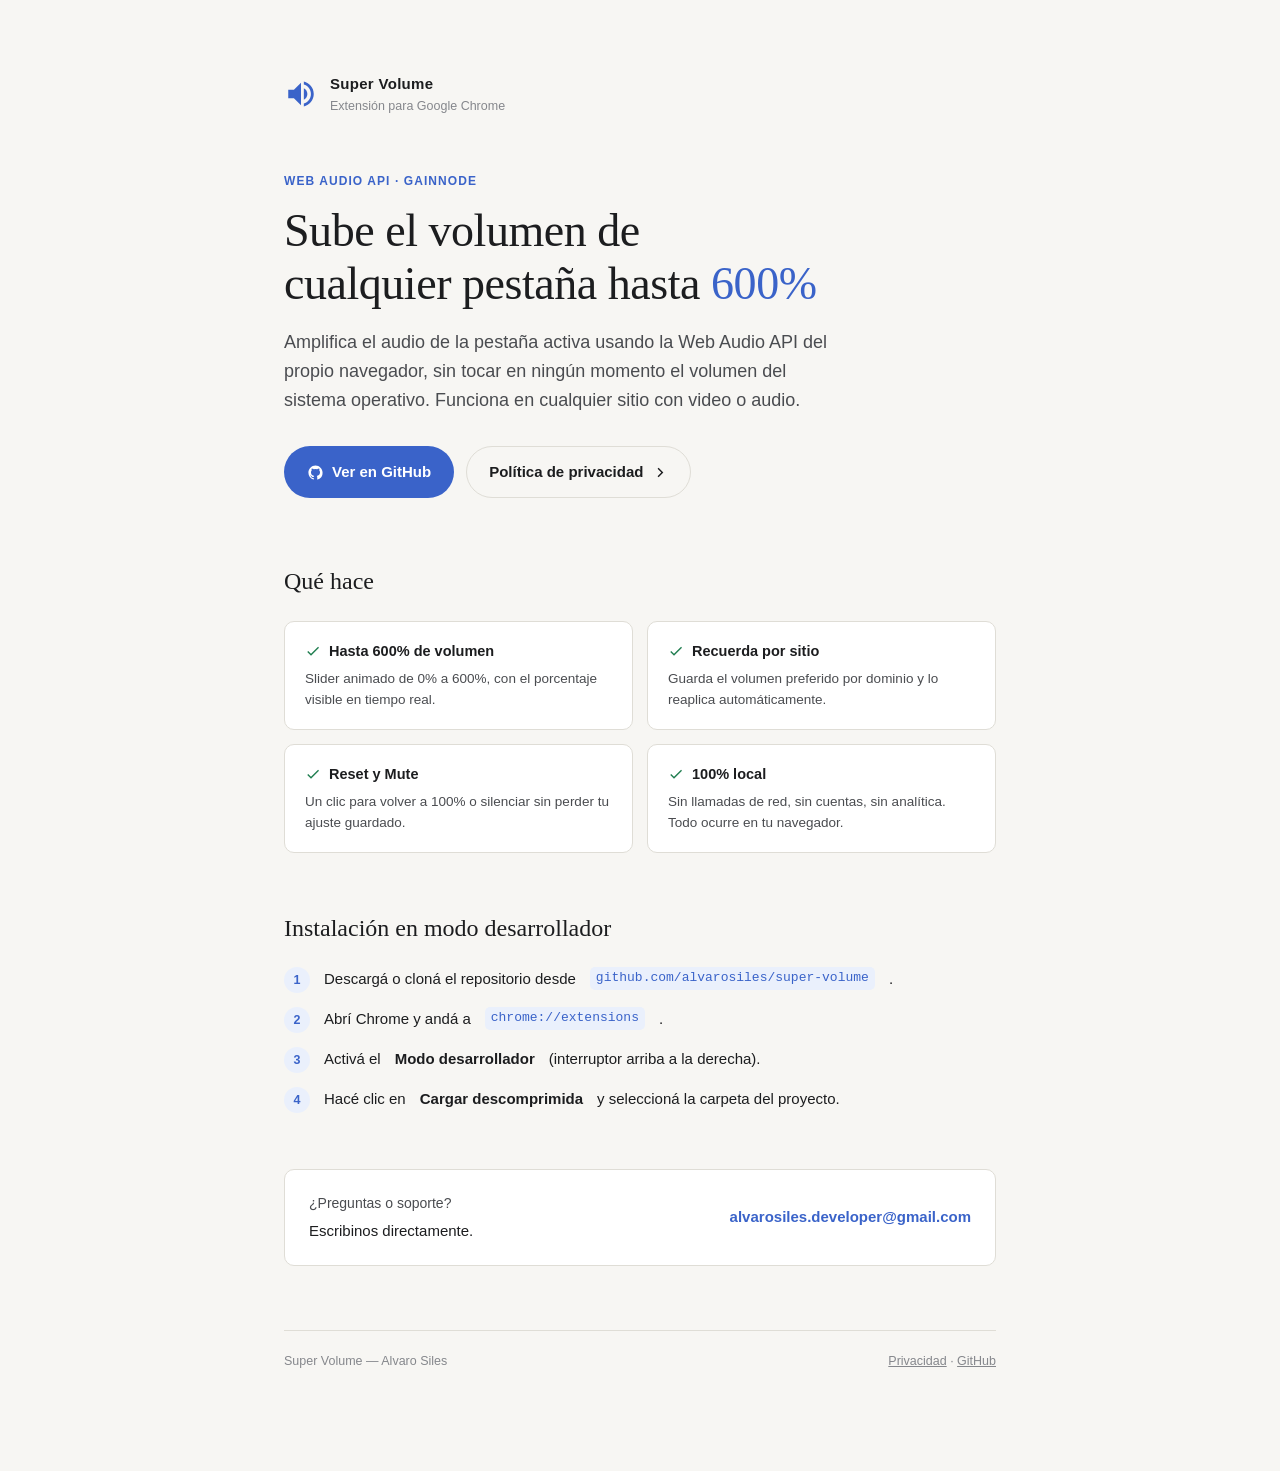
<file: docs/index.html>
<!DOCTYPE html>
<html lang="es">
<head>
<meta charset="UTF-8" />
<meta name="viewport" content="width=device-width, initial-scale=1" />
<title>Super Volume — Sube el volumen de cualquier pestaña hasta 600%</title>
<meta name="description" content="Extensión para Chrome que amplifica el volumen de la pestaña activa hasta 600% con Web Audio API, sin tocar el volumen del sistema operativo." />
<style>
  :root {
    --bg: #f7f6f3;
    --bg-raised: #ffffff;
    --ink: #1c1d1f;
    --ink-soft: #4a4c50;
    --ink-faint: #85878c;
    --line: #dfddd6;
    --accent: #3a63c9;
    --accent-soft: #eaf0fc;
    --good: #1e7d4f;
    --radius: 10px;
    --serif: Georgia, 'Iowan Old Style', 'Palatino Linotype', 'Book Antiqua', serif;
    --sans: -apple-system, BlinkMacSystemFont, 'Segoe UI', Roboto, Helvetica, Arial, sans-serif;
    --mono: 'SFMono-Regular', Consolas, 'Liberation Mono', Menlo, monospace;
  }

  @media (prefers-color-scheme: dark) {
    :root {
      --bg: #17181a;
      --bg-raised: #1f2023;
      --ink: #eceae4;
      --ink-soft: #b7b6b1;
      --ink-faint: #7d7d7f;
      --line: #35373a;
      --accent: #7fa2ee;
      --accent-soft: #212a3d;
      --good: #55c58c;
    }
  }

  * { box-sizing: border-box; }

  body {
    margin: 0;
    background: var(--bg);
    color: var(--ink);
    font-family: var(--sans);
    line-height: 1.6;
  }

  .page {
    max-width: 760px;
    margin: 0 auto;
    padding: 72px 24px 100px;
  }

  .masthead {
    display: flex;
    align-items: center;
    gap: 12px;
    margin-bottom: 56px;
  }

  .mark {
    width: 34px;
    height: 34px;
    flex-shrink: 0;
    color: var(--accent);
  }
  .mark svg { width: 100%; height: 100%; fill: currentColor; }

  .mastname { font-size: 15px; font-weight: 700; letter-spacing: 0.02em; }
  .masttag { font-size: 12.5px; color: var(--ink-faint); }

  .eyebrow {
    font-size: 12px;
    text-transform: uppercase;
    letter-spacing: 0.09em;
    color: var(--accent);
    font-weight: 700;
    margin-bottom: 14px;
  }

  h1 {
    font-family: var(--serif);
    font-size: 46px;
    font-weight: 400;
    line-height: 1.14;
    letter-spacing: -0.01em;
    margin: 0 0 18px;
    text-wrap: balance;
    color: var(--ink);
  }
  h1 em { color: var(--accent); font-style: normal; }

  .lede {
    font-size: 18px;
    color: var(--ink-soft);
    max-width: 56ch;
    margin: 0 0 32px;
  }

  .cta-row {
    display: flex;
    flex-wrap: wrap;
    gap: 12px;
    margin-bottom: 64px;
  }

  .btn {
    display: inline-flex;
    align-items: center;
    gap: 8px;
    padding: 13px 22px;
    border-radius: 999px;
    font-size: 15px;
    font-weight: 600;
    text-decoration: none;
    border: 1px solid transparent;
    transition: transform 120ms ease, background 120ms ease, border-color 120ms ease;
  }
  .btn:focus-visible { outline: 2px solid var(--accent); outline-offset: 3px; }
  .btn svg { width: 17px; height: 17px; fill: currentColor; flex-shrink: 0; }

  .btn--primary { background: var(--accent); color: #fff; }
  .btn--primary:hover { transform: translateY(-1px); }

  .btn--ghost {
    background: transparent;
    color: var(--ink);
    border-color: var(--line);
  }
  .btn--ghost:hover { border-color: var(--accent); color: var(--accent); }

  section { margin: 0 0 56px; }

  h2.section-title {
    font-family: var(--serif);
    font-size: 24px;
    font-weight: 400;
    margin: 0 0 20px;
    color: var(--ink);
  }

  .features {
    display: grid;
    grid-template-columns: repeat(2, 1fr);
    gap: 14px;
  }

  .feature {
    background: var(--bg-raised);
    border: 1px solid var(--line);
    border-radius: var(--radius);
    padding: 18px 20px;
  }

  .feature h3 {
    font-size: 14.5px;
    font-weight: 700;
    margin: 0 0 6px;
    display: flex;
    align-items: center;
    gap: 8px;
  }
  .feature h3 svg { width: 16px; height: 16px; fill: var(--good); flex-shrink: 0; }

  .feature p {
    margin: 0;
    font-size: 13.5px;
    color: var(--ink-soft);
    line-height: 1.55;
  }

  .install-steps {
    counter-reset: step;
    display: grid;
    gap: 14px;
    padding: 0;
    margin: 0;
    list-style: none;
  }

  .install-steps li {
    counter-increment: step;
    display: flex;
    gap: 14px;
    align-items: flex-start;
    font-size: 15px;
    color: var(--ink);
  }

  .install-steps li::before {
    content: counter(step);
    flex-shrink: 0;
    width: 26px;
    height: 26px;
    border-radius: 50%;
    background: var(--accent-soft);
    color: var(--accent);
    font-size: 12.5px;
    font-weight: 700;
    display: flex;
    align-items: center;
    justify-content: center;
    font-variant-numeric: tabular-nums;
  }

  .install-steps code {
    background: var(--accent-soft);
    color: var(--accent);
    padding: 1px 6px;
    border-radius: 5px;
    font-family: var(--mono);
    font-size: 13px;
  }

  .contact-card {
    background: var(--bg-raised);
    border: 1px solid var(--line);
    border-radius: var(--radius);
    padding: 22px 24px;
    display: flex;
    align-items: center;
    justify-content: space-between;
    gap: 20px;
    flex-wrap: wrap;
  }
  .contact-card a {
    color: var(--accent);
    text-decoration: none;
    font-weight: 600;
    font-size: 15px;
    border-bottom: 1px solid transparent;
  }
  .contact-card a:hover, .contact-card a:focus-visible { border-bottom-color: var(--accent); }
  .contact-card a:focus-visible { outline: 2px solid var(--accent); outline-offset: 3px; border-radius: 3px; }

  footer {
    margin-top: 64px;
    padding-top: 20px;
    border-top: 1px solid var(--line);
    font-size: 12.5px;
    color: var(--ink-faint);
    display: flex;
    justify-content: space-between;
    flex-wrap: wrap;
    gap: 8px;
  }
  footer a { color: var(--ink-faint); }

  @media (max-width: 560px) {
    h1 { font-size: 34px; }
    .page { padding: 48px 18px 72px; }
    .features { grid-template-columns: 1fr; }
    .contact-card { flex-direction: column; align-items: flex-start; }
  }
</style>
</head>
<body>
<div class="page">

  <div class="masthead">
    <span class="mark" aria-hidden="true">
      <svg viewBox="0 0 24 24"><path d="M3 9v6h4l5 5V4L7 9H3zm13.5 3c0-1.77-.99-3.29-2.5-4.03v8.05c1.51-.73 2.5-2.25 2.5-4.02zM14 3.23v2.06c2.89.86 5 3.54 5 6.71s-2.11 5.85-5 6.71v2.06c4.01-.91 7-4.49 7-8.77s-2.99-7.86-7-8.77z"/></svg>
    </span>
    <div>
      <div class="mastname">Super Volume</div>
      <div class="masttag">Extensión para Google Chrome</div>
    </div>
  </div>

  <div class="eyebrow">Web Audio API · GainNode</div>
  <h1>Sube el volumen de cualquier pestaña hasta <em>600%</em></h1>
  <p class="lede">
    Amplifica el audio de la pestaña activa usando la Web Audio API del propio
    navegador, sin tocar en ningún momento el volumen del sistema operativo.
    Funciona en cualquier sitio con video o audio.
  </p>

  <div class="cta-row">
    <a class="btn btn--primary" href="https://github.com/alvarosiles/super-volume">
      <svg viewBox="0 0 24 24"><path d="M12 2C6.48 2 2 6.58 2 12.25c0 4.53 2.87 8.37 6.84 9.73.5.1.68-.22.68-.49 0-.24-.01-1.04-.01-1.89-2.78.62-3.37-1.21-3.37-1.21-.46-1.18-1.11-1.5-1.11-1.5-.91-.63.07-.62.07-.62 1 .07 1.53 1.05 1.53 1.05.89 1.56 2.34 1.11 2.91.85.09-.66.35-1.11.63-1.37-2.22-.26-4.56-1.14-4.56-5.05 0-1.12.39-2.03 1.03-2.75-.1-.26-.45-1.31.1-2.73 0 0 .84-.28 2.75 1.05a9.36 9.36 0 0 1 5 0c1.91-1.33 2.75-1.05 2.75-1.05.55 1.42.2 2.47.1 2.73.64.72 1.03 1.63 1.03 2.75 0 3.92-2.34 4.79-4.57 5.04.36.32.68.94.68 1.9 0 1.37-.01 2.48-.01 2.81 0 .27.18.6.69.49A10.02 10.02 0 0 0 22 12.25C22 6.58 17.52 2 12 2Z"/></svg>
      Ver en GitHub
    </a>
    <a class="btn btn--ghost" href="privacy.html">
      Política de privacidad
      <svg viewBox="0 0 24 24"><path d="M9.29 6.71 14.59 12l-5.3 5.29 1.42 1.42L17.41 12 10.71 5.29z"/></svg>
    </a>
  </div>

  <section>
    <h2 class="section-title">Qué hace</h2>
    <div class="features">
      <div class="feature">
        <h3><svg viewBox="0 0 24 24"><path d="M9 16.2 4.8 12l-1.4 1.4L9 19 21 7l-1.4-1.4z"/></svg>Hasta 600% de volumen</h3>
        <p>Slider animado de 0% a 600%, con el porcentaje visible en tiempo real.</p>
      </div>
      <div class="feature">
        <h3><svg viewBox="0 0 24 24"><path d="M9 16.2 4.8 12l-1.4 1.4L9 19 21 7l-1.4-1.4z"/></svg>Recuerda por sitio</h3>
        <p>Guarda el volumen preferido por dominio y lo reaplica automáticamente.</p>
      </div>
      <div class="feature">
        <h3><svg viewBox="0 0 24 24"><path d="M9 16.2 4.8 12l-1.4 1.4L9 19 21 7l-1.4-1.4z"/></svg>Reset y Mute</h3>
        <p>Un clic para volver a 100% o silenciar sin perder tu ajuste guardado.</p>
      </div>
      <div class="feature">
        <h3><svg viewBox="0 0 24 24"><path d="M9 16.2 4.8 12l-1.4 1.4L9 19 21 7l-1.4-1.4z"/></svg>100% local</h3>
        <p>Sin llamadas de red, sin cuentas, sin analítica. Todo ocurre en tu navegador.</p>
      </div>
    </div>
  </section>

  <section>
    <h2 class="section-title">Instalación en modo desarrollador</h2>
    <ol class="install-steps">
      <li>Descargá o cloná el repositorio desde <code>github.com/alvarosiles/super-volume</code>.</li>
      <li>Abrí Chrome y andá a <code>chrome://extensions</code>.</li>
      <li>Activá el <strong>Modo desarrollador</strong> (interruptor arriba a la derecha).</li>
      <li>Hacé clic en <strong>Cargar descomprimida</strong> y seleccioná la carpeta del proyecto.</li>
    </ol>
  </section>

  <div class="contact-card">
    <div>
      <div style="font-size:14px; color:var(--ink-soft); margin-bottom:4px;">¿Preguntas o soporte?</div>
      <div style="font-size:15px;">Escribinos directamente.</div>
    </div>
    <a href="mailto:alvarosiles.developer@gmail.com">alvarosiles.developer@gmail.com</a>
  </div>

  <footer>
    <span>Super Volume — Alvaro Siles</span>
    <span><a href="privacy.html">Privacidad</a> · <a href="https://github.com/alvarosiles/super-volume">GitHub</a></span>
  </footer>

</div>
</body>
</html>
</file>
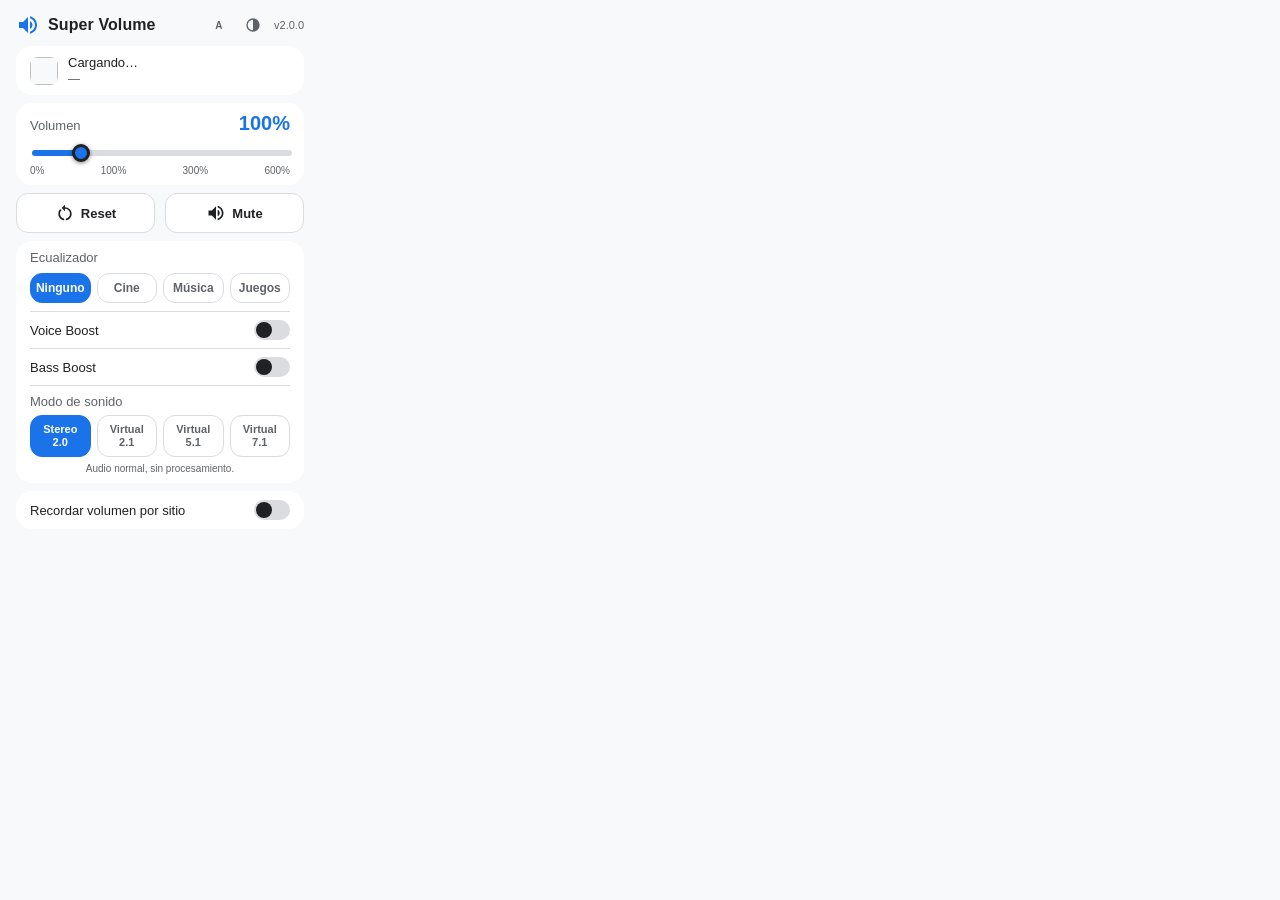
<file: popup.html>
<!DOCTYPE html>
<html lang="es">
<head>
  <meta charset="UTF-8" />
  <title>Super Volume</title>
  <!-- No se cargan fuentes ni recursos externos: cumple CSP de Manifest V3
       y evita dependencias de red (los iconos van embebidos como SVG). -->
  <link rel="stylesheet" href="popup.css" />
</head>
<body>
  <div class="app">

    <!-- ── Encabezado ─────────────────────────────────────────────── -->
    <header class="app__header">
      <div class="app__brand">
        <span class="icon icon--brand" aria-hidden="true">
          <svg viewBox="0 0 24 24" focusable="false">
            <path d="M3 9v6h4l5 5V4L7 9H3zm13.5 3c0-1.77-.99-3.29-2.5-4.03v8.05c1.51-.73 2.5-2.25 2.5-4.02zM14 3.23v2.06c2.89.86 5 3.54 5 6.71s-2.11 5.85-5 6.71v2.06c4.01-.91 7-4.49 7-8.77s-2.99-7.86-7-8.77z"/>
          </svg>
        </span>
        <h1 class="app__title">Super Volume</h1>
      </div>
      <div class="app__header-actions">
        <button id="langToggle" class="icon-btn icon-btn--text" type="button">
          <span class="lang-toggle-label">A</span>
        </button>
        <button id="themeToggle" class="icon-btn" type="button">
          <svg viewBox="0 0 24 24" class="icon icon--theme-auto" focusable="false" aria-hidden="true">
            <path d="M12 2a10 10 0 100 20 10 10 0 000-20zm0 2v16a8 8 0 010-16z"/>
          </svg>
          <svg viewBox="0 0 24 24" class="icon icon--theme-light hidden" focusable="false" aria-hidden="true">
            <path d="M12 7a5 5 0 100 10 5 5 0 000-10zM2 13h2v-2H2v2zm18 0h2v-2h-2v2zm-9-9h2V2h-2v2zm0 18h2v-2h-2v2zM4.22 5.64l1.42 1.42 1.41-1.41-1.42-1.42-1.41 1.41zm14.14 14.14l1.41-1.41-1.42-1.42-1.41 1.42 1.42 1.41zM4.22 18.36l1.41 1.41 1.42-1.41-1.42-1.42-1.41 1.42zM19.78 5.64l-1.41-1.41-1.42 1.41 1.42 1.42 1.41-1.42z"/>
          </svg>
          <svg viewBox="0 0 24 24" class="icon icon--theme-dark hidden" focusable="false" aria-hidden="true">
            <path d="M12.3 3a9 9 0 109.4 12.9A9 9 0 0112.3 3z"/>
          </svg>
        </button>
        <span class="app__version">v2.0.0</span>
      </div>
    </header>

    <!-- ── Tarjeta del sitio actual ───────────────────────────────── -->
    <section class="card site-card" id="siteCard">
      <img id="siteFavicon" class="site-card__favicon" alt="" width="28" height="28" />
      <div class="site-card__info">
        <p id="siteTitle" class="site-card__title">Cargando…</p>
        <p id="siteDomain" class="site-card__domain">—</p>
      </div>
      <span id="noMediaBadge" class="badge badge--warning hidden">Sin audio</span>
    </section>

    <!-- ── Tarjeta de volumen ─────────────────────────────────────── -->
    <section class="card volume-card">
      <div class="volume-card__row">
        <label for="volumeSlider" class="volume-card__label" data-i18n="volumeLabel">Volumen</label>
        <span id="volumeValue" class="volume-card__value">100%</span>
      </div>

      <input
        type="range"
        id="volumeSlider"
        class="slider"
        min="0"
        max="600"
        step="5"
        value="100"
        aria-label="Nivel de volumen"
        data-i18n-aria-label="volumeSliderAria"
      />

      <div class="volume-card__scale" aria-hidden="true">
        <span>0%</span>
        <span>100%</span>
        <span>300%</span>
        <span>600%</span>
      </div>
    </section>

    <!-- ── Botones de acción ──────────────────────────────────────── -->
    <section class="actions">
      <button id="resetBtn" class="btn btn--secondary" type="button">
        <svg viewBox="0 0 24 24" class="icon" focusable="false" aria-hidden="true">
          <path d="M12 5V2L8 6l4 4V7c3.31 0 6 2.69 6 6 0 2.97-2.16 5.44-5 5.92v2.02c3.95-.49 7-3.85 7-7.94 0-4.42-3.58-8-8-8zm-6 8c0-1.65.67-3.15 1.76-4.24L6.34 7.34C4.9 8.79 4 10.79 4 13c0 4.08 3.05 7.44 7 7.93v-2.02c-2.84-.48-5-2.94-5-5.91z"/>
        </svg>
        <span data-i18n="btnReset">Reset</span>
      </button>
      <button id="muteBtn" class="btn btn--secondary" type="button" aria-pressed="false">
        <svg viewBox="0 0 24 24" class="icon icon--unmuted" focusable="false" aria-hidden="true">
          <path d="M3 9v6h4l5 5V4L7 9H3zm13.5 3c0-1.77-.99-3.29-2.5-4.03v8.05c1.51-.73 2.5-2.25 2.5-4.02zM14 3.23v2.06c2.89.86 5 3.54 5 6.71s-2.11 5.85-5 6.71v2.06c4.01-.91 7-4.49 7-8.77s-2.99-7.86-7-8.77z"/>
        </svg>
        <svg viewBox="0 0 24 24" class="icon icon--muted hidden" focusable="false" aria-hidden="true">
          <path d="M16.5 12c0-1.77-1.02-3.29-2.5-4.03v2.21l2.45 2.45c.03-.2.05-.41.05-.63zm2.5 0c0 .94-.2 1.82-.54 2.64l1.51 1.51C20.63 14.91 21 13.5 21 12c0-4.28-2.99-7.86-7-8.77v2.06c2.89.86 5 3.54 5 6.71zM4.27 3L3 4.27 7.73 9H3v6h4l5 5v-6.73l4.25 4.25c-.67.52-1.42.93-2.25 1.18v2.06c1.38-.31 2.63-.95 3.69-1.81L19.73 21 21 19.73l-9-9L4.27 3zM12 4L9.91 6.09 12 8.18V4z"/>
        </svg>
        <span id="muteLabel" data-i18n="btnMute">Mute</span>
      </button>
    </section>

    <!-- ── Ecualizador ────────────────────────────────────────────── -->
    <section class="card eq-card">
      <p class="eq-card__label" data-i18n="eqCardLabel">Ecualizador</p>
      <div class="eq-presets" role="group" aria-label="Preset de ecualizador" data-i18n-aria-label="eqGroupAria">
        <button class="eq-preset" type="button" data-preset="none" aria-pressed="true" data-i18n="eqPresetNone">Ninguno</button>
        <button class="eq-preset" type="button" data-preset="cine" aria-pressed="false" data-i18n="eqPresetCine">Cine</button>
        <button class="eq-preset" type="button" data-preset="musica" aria-pressed="false" data-i18n="eqPresetMusica">Música</button>
        <button class="eq-preset" type="button" data-preset="juegos" aria-pressed="false" data-i18n="eqPresetJuegos">Juegos</button>
      </div>
      <label class="switch-row eq-card__boost-row" for="voiceBoostToggle">
        <span data-i18n="voiceBoostLabel">Voice Boost</span>
        <span class="switch">
          <input type="checkbox" id="voiceBoostToggle" />
          <span class="switch__track"><span class="switch__thumb"></span></span>
        </span>
      </label>
      <label class="switch-row" for="bassBoostToggle">
        <span data-i18n="bassBoostLabel">Bass Boost</span>
        <span class="switch">
          <input type="checkbox" id="bassBoostToggle" />
          <span class="switch__track"><span class="switch__thumb"></span></span>
        </span>
      </label>

      <!-- ── Modo de sonido (integrado en la misma tarjeta) ─────────── -->
      <div class="surround-section">
        <p class="surround-card__label" data-i18n="surroundCardLabel">Modo de sonido</p>
        <div class="surround-modes" role="group" aria-label="Modo de sonido" data-i18n-aria-label="surroundGroupAria">
          <button class="surround-mode" type="button" data-mode="stereo" aria-pressed="true" data-i18n="surroundModeStereo">Stereo 2.0</button>
          <button class="surround-mode" type="button" data-mode="virtual21" aria-pressed="false" data-i18n="surroundModeVirtual21">Virtual 2.1</button>
          <button class="surround-mode" type="button" data-mode="virtual51" aria-pressed="false" data-i18n="surroundModeVirtual51">Virtual 5.1</button>
          <button class="surround-mode" type="button" data-mode="virtual71" aria-pressed="false" data-i18n="surroundModeVirtual71">Virtual 7.1</button>
        </div>
        <p class="surround-card__desc" id="surroundModeDesc">Audio normal, sin procesamiento.</p>

        <div class="surround-card__intensity-row hidden" id="surroundIntensityRow">
          <div class="surround-card__intensity-header">
            <label for="surroundIntensitySlider" data-i18n="surroundIntensityLabel">Intensidad</label>
            <span id="surroundIntensityValue">60%</span>
          </div>
          <input
            type="range"
            id="surroundIntensitySlider"
            class="slider slider--compact"
            min="0"
            max="100"
            step="5"
            value="60"
            aria-label="Intensidad del modo Virtual 7.1"
            data-i18n-aria-label="surroundIntensityAria"
          />
        </div>
      </div>
    </section>

    <!-- ── Ajustes ────────────────────────────────────────────────── -->
    <section class="card settings-card">
      <label class="switch-row" for="rememberToggle">
        <span data-i18n="rememberLabel">Recordar volumen por sitio</span>
        <span class="switch">
          <input type="checkbox" id="rememberToggle" />
          <span class="switch__track"><span class="switch__thumb"></span></span>
        </span>
      </label>
    </section>

    <footer class="app__footer">
      <span id="statusMessage" class="app__status"></span>
    </footer>
  </div>

  <script src="popup.js"></script>
</body>
</html>
</file>
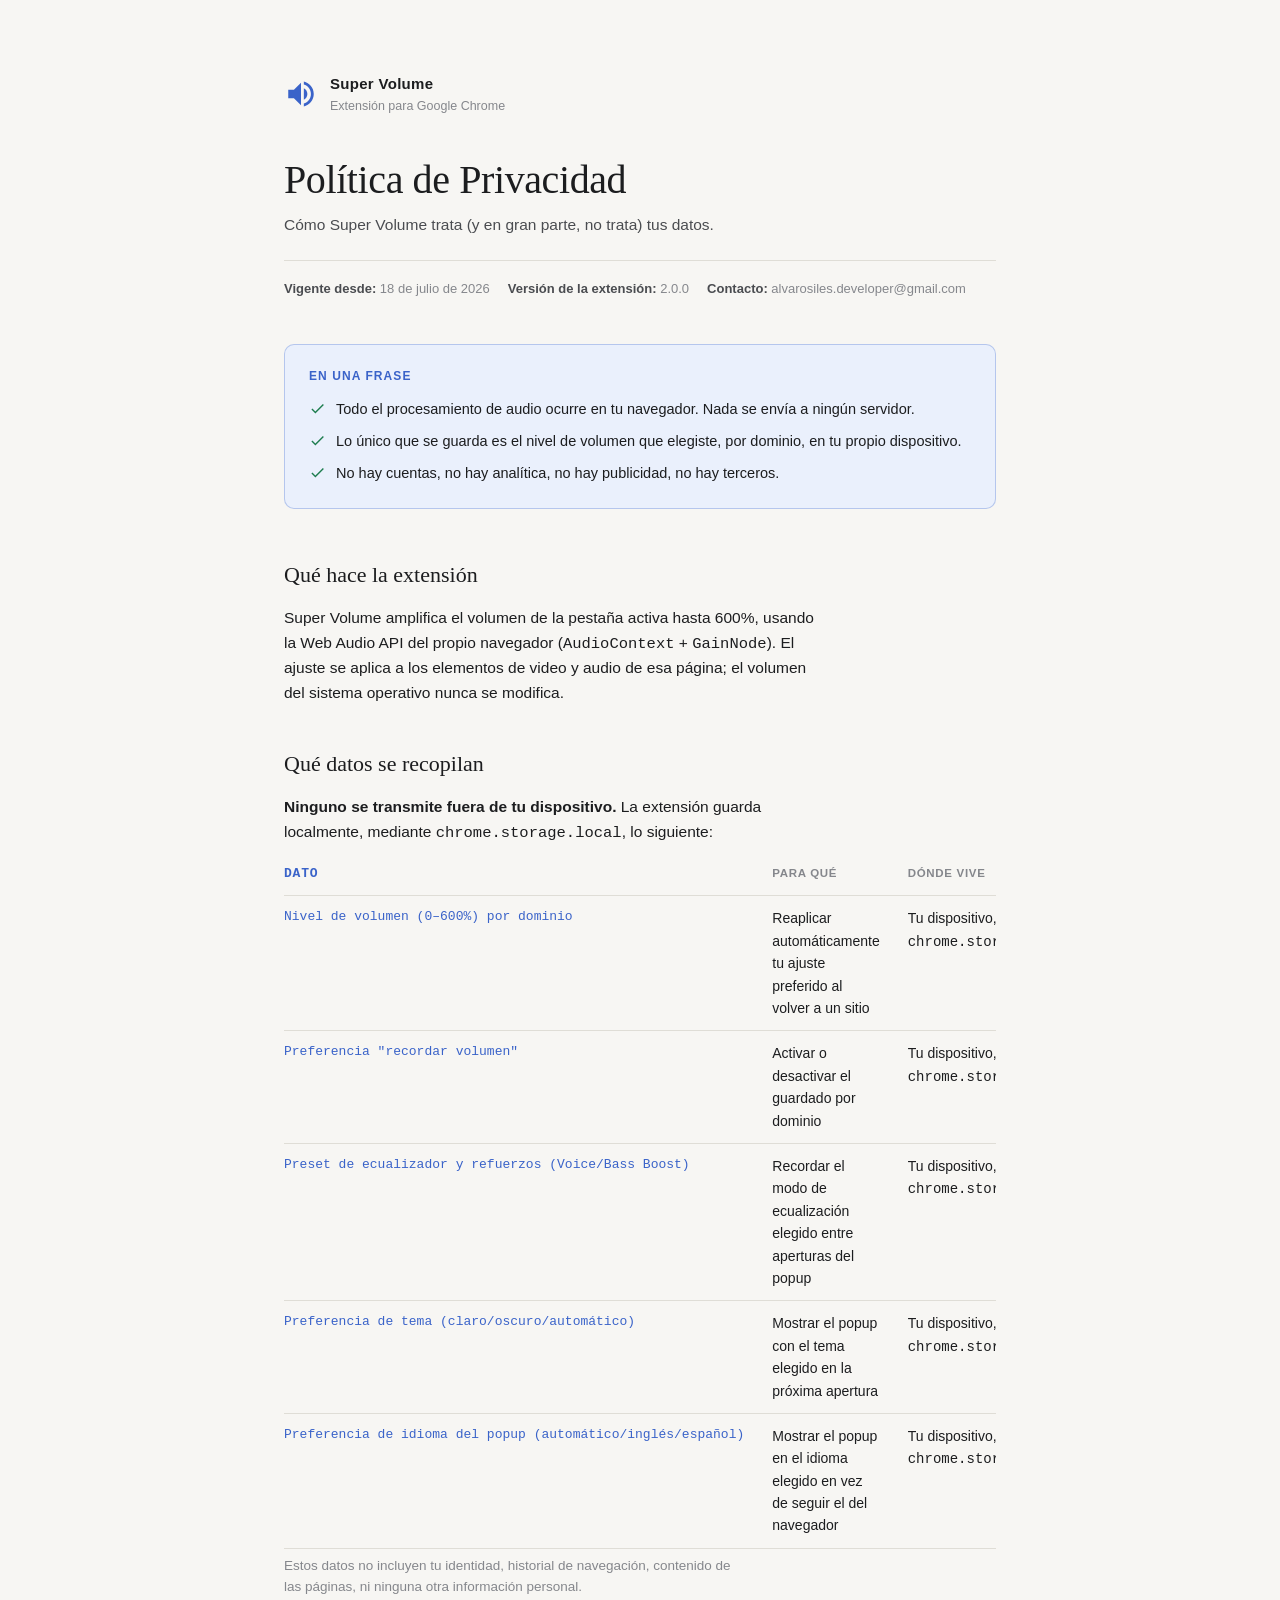
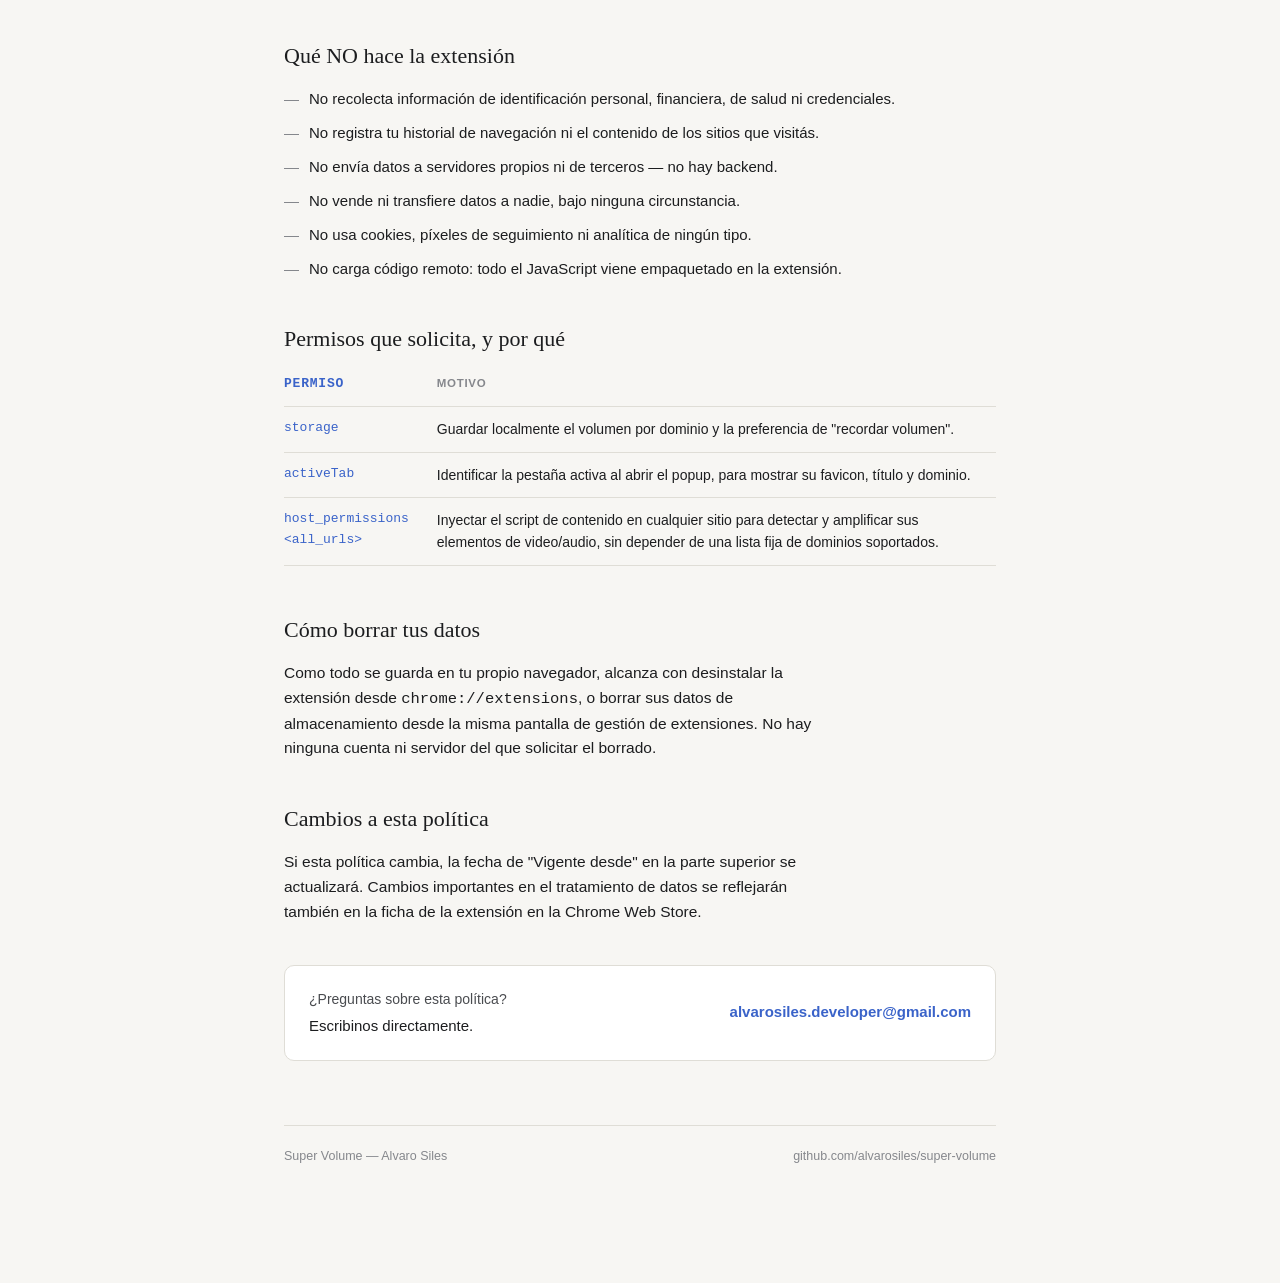
<file: docs/privacy.html>
<!DOCTYPE html>
<html lang="es">
<head>
<meta charset="UTF-8" />
<meta name="viewport" content="width=device-width, initial-scale=1" />
<title>Super Volume — Política de Privacidad</title>
<style>
  :root {
    --bg: #f7f6f3;
    --bg-raised: #ffffff;
    --ink: #1c1d1f;
    --ink-soft: #4a4c50;
    --ink-faint: #85878c;
    --line: #dfddd6;
    --accent: #3a63c9;
    --accent-soft: #eaf0fc;
    --good: #1e7d4f;
    --radius: 10px;
    --serif: Georgia, 'Iowan Old Style', 'Palatino Linotype', 'Book Antiqua', serif;
    --sans: -apple-system, BlinkMacSystemFont, 'Segoe UI', Roboto, Helvetica, Arial, sans-serif;
    --mono: 'SFMono-Regular', Consolas, 'Liberation Mono', Menlo, monospace;
  }

  @media (prefers-color-scheme: dark) {
    :root {
      --bg: #17181a;
      --bg-raised: #1f2023;
      --ink: #eceae4;
      --ink-soft: #b7b6b1;
      --ink-faint: #7d7d7f;
      --line: #35373a;
      --accent: #7fa2ee;
      --accent-soft: #212a3d;
      --good: #55c58c;
    }
  }

  * { box-sizing: border-box; }

  body {
    margin: 0;
    background: var(--bg);
    color: var(--ink);
    font-family: var(--sans);
    line-height: 1.6;
  }

  .page {
    max-width: 760px;
    margin: 0 auto;
    padding: 72px 24px 120px;
  }

  .masthead {
    display: flex;
    align-items: center;
    gap: 12px;
    margin-bottom: 40px;
  }

  .mark {
    width: 34px;
    height: 34px;
    flex-shrink: 0;
    color: var(--accent);
  }
  .mark svg { width: 100%; height: 100%; fill: currentColor; }

  .mastname {
    font-size: 15px;
    font-weight: 700;
    letter-spacing: 0.02em;
  }

  .masttag {
    font-size: 12.5px;
    color: var(--ink-faint);
  }

  h1 {
    font-family: var(--serif);
    font-size: 40px;
    font-weight: 400;
    line-height: 1.18;
    letter-spacing: -0.01em;
    margin: 0 0 10px;
    text-wrap: balance;
    color: var(--ink);
  }

  .subline {
    font-size: 15.5px;
    color: var(--ink-soft);
    margin: 0 0 6px;
  }

  .meta-row {
    display: flex;
    flex-wrap: wrap;
    gap: 8px 18px;
    font-size: 13px;
    color: var(--ink-faint);
    font-variant-numeric: tabular-nums;
    margin: 22px 0 44px;
    padding-top: 18px;
    border-top: 1px solid var(--line);
  }
  .meta-row strong { color: var(--ink-soft); font-weight: 600; }

  .summary {
    background: var(--accent-soft);
    border: 1px solid color-mix(in srgb, var(--accent) 30%, transparent);
    border-radius: var(--radius);
    padding: 22px 24px;
    margin: 0 0 48px;
  }

  .summary h2 {
    font-size: 12px;
    text-transform: uppercase;
    letter-spacing: 0.09em;
    color: var(--accent);
    margin: 0 0 12px;
    font-weight: 700;
  }

  .summary ul {
    margin: 0;
    padding: 0;
    list-style: none;
    display: grid;
    gap: 9px;
  }

  .summary li {
    display: flex;
    gap: 10px;
    font-size: 14.5px;
    color: var(--ink);
  }

  .summary li svg {
    width: 17px;
    height: 17px;
    flex-shrink: 0;
    margin-top: 2px;
    fill: var(--good);
  }

  section {
    margin: 0 0 40px;
  }

  h2.section-title {
    font-family: var(--serif);
    font-size: 22px;
    font-weight: 400;
    margin: 0 0 14px;
    color: var(--ink);
  }

  p { margin: 0 0 14px; font-size: 15.5px; color: var(--ink); max-width: 62ch; }
  p:last-child { margin-bottom: 0; }

  .fine {
    font-size: 13.5px;
    color: var(--ink-faint);
  }

  table {
    width: 100%;
    border-collapse: collapse;
    font-size: 14px;
    margin: 4px 0 6px;
  }

  caption { display: none; }

  th, td {
    text-align: left;
    padding: 11px 14px;
    border-bottom: 1px solid var(--line);
    vertical-align: top;
  }

  th {
    font-size: 11.5px;
    text-transform: uppercase;
    letter-spacing: 0.06em;
    color: var(--ink-faint);
    font-weight: 600;
    padding-top: 0;
  }

  td:first-child, th:first-child {
    font-family: var(--mono);
    font-size: 13px;
    color: var(--accent);
    white-space: nowrap;
    padding-left: 0;
  }

  .table-wrap { overflow-x: auto; }

  .no-list {
    margin: 4px 0 14px;
    padding: 0;
    list-style: none;
    display: grid;
    gap: 10px;
  }
  .no-list li {
    display: flex;
    gap: 10px;
    font-size: 15px;
    color: var(--ink);
  }
  .no-list li::before {
    content: "—";
    color: var(--ink-faint);
    flex-shrink: 0;
  }

  .contact-card {
    background: var(--bg-raised);
    border: 1px solid var(--line);
    border-radius: var(--radius);
    padding: 22px 24px;
    display: flex;
    align-items: center;
    justify-content: space-between;
    gap: 20px;
    flex-wrap: wrap;
  }

  .contact-card a {
    color: var(--accent);
    text-decoration: none;
    font-weight: 600;
    font-size: 15px;
    border-bottom: 1px solid transparent;
  }
  .contact-card a:hover,
  .contact-card a:focus-visible { border-bottom-color: var(--accent); }
  .contact-card a:focus-visible { outline: 2px solid var(--accent); outline-offset: 3px; border-radius: 3px; }

  footer {
    margin-top: 64px;
    padding-top: 20px;
    border-top: 1px solid var(--line);
    font-size: 12.5px;
    color: var(--ink-faint);
    display: flex;
    justify-content: space-between;
    flex-wrap: wrap;
    gap: 8px;
  }

  a { color: var(--accent); }

  @media (max-width: 560px) {
    h1 { font-size: 32px; }
    .page { padding: 48px 18px 80px; }
    .contact-card { flex-direction: column; align-items: flex-start; }
  }
</style>
</head>
<body>
<div class="page">

  <div class="masthead">
    <span class="mark" aria-hidden="true">
      <svg viewBox="0 0 24 24"><path d="M3 9v6h4l5 5V4L7 9H3zm13.5 3c0-1.77-.99-3.29-2.5-4.03v8.05c1.51-.73 2.5-2.25 2.5-4.02zM14 3.23v2.06c2.89.86 5 3.54 5 6.71s-2.11 5.85-5 6.71v2.06c4.01-.91 7-4.49 7-8.77s-2.99-7.86-7-8.77z"/></svg>
    </span>
    <div>
      <div class="mastname">Super Volume</div>
      <div class="masttag">Extensión para Google Chrome</div>
    </div>
  </div>

  <h1>Política de Privacidad</h1>
  <p class="subline">Cómo Super Volume trata (y en gran parte, no trata) tus datos.</p>

  <div class="meta-row">
    <span><strong>Vigente desde:</strong> 18 de julio de 2026</span>
    <span><strong>Versión de la extensión:</strong> 2.0.0</span>
    <span><strong>Contacto:</strong> alvarosiles.developer@gmail.com</span>
  </div>

  <div class="summary">
    <h2>En una frase</h2>
    <ul>
      <li>
        <svg viewBox="0 0 24 24"><path d="M9 16.2 4.8 12l-1.4 1.4L9 19 21 7l-1.4-1.4z"/></svg>
        Todo el procesamiento de audio ocurre en tu navegador. Nada se envía a ningún servidor.
      </li>
      <li>
        <svg viewBox="0 0 24 24"><path d="M9 16.2 4.8 12l-1.4 1.4L9 19 21 7l-1.4-1.4z"/></svg>
        Lo único que se guarda es el nivel de volumen que elegiste, por dominio, en tu propio dispositivo.
      </li>
      <li>
        <svg viewBox="0 0 24 24"><path d="M9 16.2 4.8 12l-1.4 1.4L9 19 21 7l-1.4-1.4z"/></svg>
        No hay cuentas, no hay analítica, no hay publicidad, no hay terceros.
      </li>
    </ul>
  </div>

  <section>
    <h2 class="section-title">Qué hace la extensión</h2>
    <p>
      Super Volume amplifica el volumen de la pestaña activa hasta 600%, usando
      la Web Audio API del propio navegador (<code>AudioContext</code> +
      <code>GainNode</code>). El ajuste se aplica a los elementos de video y
      audio de esa página; el volumen del sistema operativo nunca se modifica.
    </p>
  </section>

  <section>
    <h2 class="section-title">Qué datos se recopilan</h2>
    <p><strong>Ninguno se transmite fuera de tu dispositivo.</strong> La extensión guarda localmente, mediante <code>chrome.storage.local</code>, lo siguiente:</p>
    <div class="table-wrap">
      <table>
        <caption>Datos almacenados localmente</caption>
        <thead>
          <tr><th scope="col">Dato</th><th scope="col">Para qué</th><th scope="col">Dónde vive</th></tr>
        </thead>
        <tbody>
          <tr>
            <td>Nivel de volumen (0–600%) por dominio</td>
            <td>Reaplicar automáticamente tu ajuste preferido al volver a un sitio</td>
            <td>Tu dispositivo, vía <code>chrome.storage.local</code></td>
          </tr>
          <tr>
            <td>Preferencia "recordar volumen"</td>
            <td>Activar o desactivar el guardado por dominio</td>
            <td>Tu dispositivo, vía <code>chrome.storage.local</code></td>
          </tr>
          <tr>
            <td>Preset de ecualizador y refuerzos (Voice/Bass Boost)</td>
            <td>Recordar el modo de ecualización elegido entre aperturas del popup</td>
            <td>Tu dispositivo, vía <code>chrome.storage.local</code></td>
          </tr>
          <tr>
            <td>Preferencia de tema (claro/oscuro/automático)</td>
            <td>Mostrar el popup con el tema elegido en la próxima apertura</td>
            <td>Tu dispositivo, vía <code>chrome.storage.local</code></td>
          </tr>
          <tr>
            <td>Preferencia de idioma del popup (automático/inglés/español)</td>
            <td>Mostrar el popup en el idioma elegido en vez de seguir el del navegador</td>
            <td>Tu dispositivo, vía <code>chrome.storage.local</code></td>
          </tr>
        </tbody>
      </table>
    </div>
    <p class="fine">Estos datos no incluyen tu identidad, historial de navegación, contenido de las páginas, ni ninguna otra información personal.</p>
  </section>

  <section>
    <h2 class="section-title">Qué NO hace la extensión</h2>
    <ul class="no-list">
      <li>No recolecta información de identificación personal, financiera, de salud ni credenciales.</li>
      <li>No registra tu historial de navegación ni el contenido de los sitios que visitás.</li>
      <li>No envía datos a servidores propios ni de terceros — no hay backend.</li>
      <li>No vende ni transfiere datos a nadie, bajo ninguna circunstancia.</li>
      <li>No usa cookies, píxeles de seguimiento ni analítica de ningún tipo.</li>
      <li>No carga código remoto: todo el JavaScript viene empaquetado en la extensión.</li>
    </ul>
  </section>

  <section>
    <h2 class="section-title">Permisos que solicita, y por qué</h2>
    <div class="table-wrap">
      <table>
        <caption>Permisos del manifest</caption>
        <thead>
          <tr><th scope="col">Permiso</th><th scope="col">Motivo</th></tr>
        </thead>
        <tbody>
          <tr>
            <td>storage</td>
            <td>Guardar localmente el volumen por dominio y la preferencia de "recordar volumen".</td>
          </tr>
          <tr>
            <td>activeTab</td>
            <td>Identificar la pestaña activa al abrir el popup, para mostrar su favicon, título y dominio.</td>
          </tr>
          <tr>
            <td>host_permissions<br>&lt;all_urls&gt;</td>
            <td>Inyectar el script de contenido en cualquier sitio para detectar y amplificar sus elementos de video/audio, sin depender de una lista fija de dominios soportados.</td>
          </tr>
        </tbody>
      </table>
    </div>
  </section>

  <section>
    <h2 class="section-title">Cómo borrar tus datos</h2>
    <p>
      Como todo se guarda en tu propio navegador, alcanza con desinstalar la extensión desde
      <code>chrome://extensions</code>, o borrar sus datos de almacenamiento desde
      la misma pantalla de gestión de extensiones. No hay ninguna cuenta ni servidor
      del que solicitar el borrado.
    </p>
  </section>

  <section>
    <h2 class="section-title">Cambios a esta política</h2>
    <p>
      Si esta política cambia, la fecha de "Vigente desde" en la parte superior
      se actualizará. Cambios importantes en el tratamiento de datos se
      reflejarán también en la ficha de la extensión en la Chrome Web Store.
    </p>
  </section>

  <div class="contact-card">
    <div>
      <div style="font-size:14px; color:var(--ink-soft); margin-bottom:4px;">¿Preguntas sobre esta política?</div>
      <div style="font-size:15px;">Escribinos directamente.</div>
    </div>
    <a href="mailto:alvarosiles.developer@gmail.com">alvarosiles.developer@gmail.com</a>
  </div>

  <footer>
    <span>Super Volume — Alvaro Siles</span>
    <span>github.com/alvarosiles/super-volume</span>
  </footer>

</div>
</body>
</html>
</file>
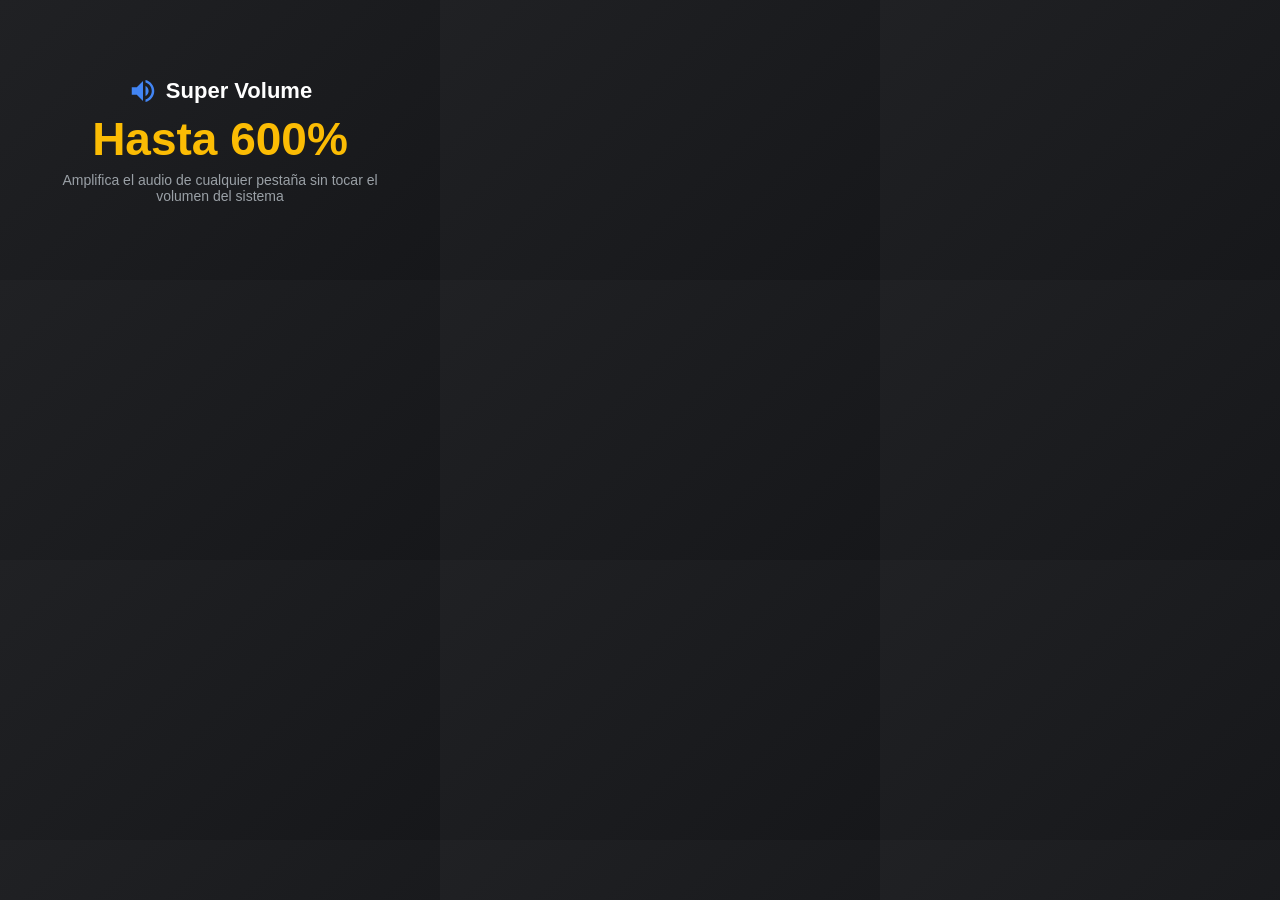
<file: store-assets/promo-small.html>
<!DOCTYPE html>
<html lang="es">
<head>
<meta charset="UTF-8" />
<style>
  * { box-sizing: border-box; }
  html, body { margin: 0; width: 440px; height: 280px; font-family: 'Segoe UI', Roboto, Arial, sans-serif; background: linear-gradient(135deg, #202124 0%, #16171a 100%); overflow: hidden; }
  .wrap { display: flex; flex-direction: column; align-items: center; justify-content: center; height: 100%; gap: 10px; text-align: center; }
  .brand { display: flex; align-items: center; gap: 8px; }
  .brand svg { width: 30px; height: 30px; fill: #4285f4; }
  .brand span { color: #fff; font-size: 22px; font-weight: 800; }
  .big { color: #fbbc04; font-size: 46px; font-weight: 800; line-height: 1; }
  .sub { color: #9aa0a6; font-size: 14px; max-width: 320px; }
</style>
</head>
<body>
  <div class="wrap">
    <div class="brand">
      <svg viewBox="0 0 24 24"><path d="M3 9v6h4l5 5V4L7 9H3zm13.5 3c0-1.77-.99-3.29-2.5-4.03v8.05c1.51-.73 2.5-2.25 2.5-4.02zM14 3.23v2.06c2.89.86 5 3.54 5 6.71s-2.11 5.85-5 6.71v2.06c4.01-.91 7-4.49 7-8.77s-2.99-7.86-7-8.77z"/></svg>
      <span>Super Volume</span>
    </div>
    <div class="big">Hasta 600%</div>
    <div class="sub">Amplifica el audio de cualquier pestaña sin tocar el volumen del sistema</div>
  </div>
</body>
</html>
</file>
<file: popup.css>
/**
 * popup.css — Super Volume
 * ─────────────────────────────────────────────────────────────────────────
 * Tema inspirado en las apps de Google (Chrome, YouTube, Google Home), con
 * soporte para modo claro y oscuro. Por defecto sigue la preferencia del
 * sistema (prefers-color-scheme); el usuario puede forzarlo con
 * [data-theme="light"|"dark"] en <html> (ver popup.js).
 */

:root {
  --bg: #202124;
  --card: #2d2f33;
  --card-hover: #34363b;
  --accent: #4285f4;
  --accent-hover: #5b95f5;
  --accent-active: #3367d6;
  --text-primary: #ffffff;
  --text-secondary: #9aa0a6;
  --border: #3c4043;
  --danger: #f28b82;
  --danger-soft: rgba(242, 139, 130, 0.15);
  --radius-lg: 16px;
  --radius-md: 12px;
  --radius-sm: 8px;
  --transition-fast: 150ms ease;
  --transition-medium: 250ms cubic-bezier(0.4, 0, 0.2, 1);
}

:root[data-theme='light'] {
  --bg: #f8f9fa;
  --card: #ffffff;
  --card-hover: #f1f3f4;
  --accent: #1a73e8;
  --accent-hover: #4285f4;
  --accent-active: #185abc;
  --text-primary: #202124;
  --text-secondary: #5f6368;
  --border: #dadce0;
  --danger: #d93025;
  --danger-soft: rgba(217, 48, 37, 0.1);
}

@media (prefers-color-scheme: light) {
  :root:not([data-theme]) {
    --bg: #f8f9fa;
    --card: #ffffff;
    --card-hover: #f1f3f4;
    --accent: #1a73e8;
    --accent-hover: #4285f4;
    --accent-active: #185abc;
    --text-primary: #202124;
    --text-secondary: #5f6368;
    --border: #dadce0;
    --danger: #d93025;
    --danger-soft: rgba(217, 48, 37, 0.1);
  }
}

body {
  transition: background var(--transition-medium), color var(--transition-medium);
}

* {
  box-sizing: border-box;
}

body {
  margin: 0;
  width: 320px;
  background: var(--bg);
  color: var(--text-primary);
  font-family: 'Segoe UI', Roboto, -apple-system, BlinkMacSystemFont, Arial, sans-serif;
  font-size: 14px;
  -webkit-font-smoothing: antialiased;
  animation: popup-in var(--transition-medium);
}

@keyframes popup-in {
  from {
    opacity: 0;
    transform: translateY(4px);
  }
  to {
    opacity: 1;
    transform: translateY(0);
  }
}

.app {
  display: flex;
  flex-direction: column;
  gap: 8px;
  padding: 12px 16px;
}

/* ── Encabezado ──────────────────────────────────────────────────────── */

.app__header {
  display: flex;
  align-items: center;
  justify-content: space-between;
}

.app__brand {
  display: flex;
  align-items: center;
  gap: 8px;
}

.app__title {
  margin: 0;
  font-size: 16px;
  font-weight: 600;
  letter-spacing: 0.1px;
}

.app__header-actions {
  display: flex;
  align-items: center;
  gap: 8px;
}

.app__version {
  font-size: 11px;
  color: var(--text-secondary);
}

.icon-btn {
  display: inline-flex;
  align-items: center;
  justify-content: center;
  width: 26px;
  height: 26px;
  padding: 0;
  border: none;
  border-radius: 50%;
  background: transparent;
  color: var(--text-secondary);
  cursor: pointer;
  transition: background var(--transition-fast), color var(--transition-fast);
}

.icon-btn .icon {
  width: 16px;
  height: 16px;
}

.icon-btn:hover {
  background: var(--card-hover);
  color: var(--text-primary);
}

.icon-btn--text {
  font-family: inherit;
  font-size: 10px;
  font-weight: 700;
  letter-spacing: 0.2px;
}

.icon {
  width: 20px;
  height: 20px;
  fill: currentColor;
  flex-shrink: 0;
}

.icon--brand {
  width: 24px;
  height: 24px;
  color: var(--accent);
  display: inline-flex;
}
.icon--brand svg {
  width: 100%;
  height: 100%;
}

/* ── Tarjetas genéricas ──────────────────────────────────────────────── */

.card {
  background: var(--card);
  border-radius: var(--radius-lg);
  padding: 9px 14px;
  transition: background var(--transition-fast);
}

/* ── Tarjeta del sitio actual ────────────────────────────────────────── */

.site-card {
  display: flex;
  align-items: center;
  gap: 10px;
}

.site-card__favicon {
  width: 28px;
  height: 28px;
  border-radius: var(--radius-sm);
  background: var(--bg);
  object-fit: cover;
  flex-shrink: 0;
}

.site-card__info {
  min-width: 0;
  flex: 1;
}

.site-card__title {
  margin: 0;
  font-size: 13px;
  font-weight: 500;
  white-space: nowrap;
  overflow: hidden;
  text-overflow: ellipsis;
}

.site-card__domain {
  margin: 2px 0 0;
  font-size: 12px;
  color: var(--text-secondary);
  white-space: nowrap;
  overflow: hidden;
  text-overflow: ellipsis;
}

.badge {
  font-size: 10px;
  font-weight: 600;
  padding: 3px 8px;
  border-radius: 999px;
  white-space: nowrap;
  flex-shrink: 0;
}

.badge--warning {
  background: var(--danger-soft);
  color: var(--danger);
}

/* ── Tarjeta de volumen ──────────────────────────────────────────────── */

.volume-card__row {
  display: flex;
  align-items: baseline;
  justify-content: space-between;
  margin-bottom: 8px;
}

.volume-card__label {
  font-size: 13px;
  color: var(--text-secondary);
}

.volume-card__value {
  font-size: 20px;
  font-weight: 700;
  color: var(--accent);
  font-variant-numeric: tabular-nums;
  transition: color var(--transition-fast);
}

.volume-card__value--boosted {
  color: #fbbc04;
}

.volume-card__value--muted {
  color: var(--danger);
}

.volume-card__scale {
  display: flex;
  justify-content: space-between;
  margin-top: 6px;
  font-size: 10px;
  color: var(--text-secondary);
}

/* ── Slider ──────────────────────────────────────────────────────────── */

.slider {
  -webkit-appearance: none;
  appearance: none;
  width: 100%;
  height: 6px;
  border-radius: 999px;
  outline: none;
  cursor: pointer;
  /* El fondo se recalcula desde popup.js con un gradiente que representa
     el porcentaje actual (relleno azul hasta el thumb, gris después). */
  background: linear-gradient(to right, var(--accent) 0%, var(--accent) 16.66%, var(--border) 16.66%);
  transition: background var(--transition-fast);
}

.slider::-webkit-slider-thumb {
  -webkit-appearance: none;
  appearance: none;
  width: 18px;
  height: 18px;
  border-radius: 50%;
  background: var(--accent);
  border: 3px solid var(--text-primary);
  cursor: pointer;
  box-shadow: 0 1px 4px rgba(0, 0, 0, 0.5);
  transition: transform var(--transition-fast), background var(--transition-fast);
}

.slider:hover::-webkit-slider-thumb {
  transform: scale(1.15);
}

.slider:active::-webkit-slider-thumb {
  transform: scale(1.25);
  background: var(--accent-active);
}

.slider::-moz-range-track {
  height: 6px;
  border-radius: 999px;
  background: var(--border);
}

.slider::-moz-range-progress {
  height: 6px;
  border-radius: 999px;
  background: var(--accent);
}

.slider::-moz-range-thumb {
  width: 18px;
  height: 18px;
  border-radius: 50%;
  background: var(--accent);
  border: 3px solid var(--text-primary);
  cursor: pointer;
  transition: transform var(--transition-fast);
}

.slider:hover::-moz-range-thumb {
  transform: scale(1.15);
}

/* ── Botones de acción ───────────────────────────────────────────────── */

.actions {
  display: flex;
  gap: 10px;
}

.btn {
  flex: 1;
  display: inline-flex;
  align-items: center;
  justify-content: center;
  gap: 6px;
  padding: 9px 12px;
  border: none;
  border-radius: var(--radius-md);
  font-size: 13px;
  font-weight: 600;
  font-family: inherit;
  color: var(--text-primary);
  cursor: pointer;
  transition: background var(--transition-fast), transform var(--transition-fast), box-shadow var(--transition-fast);
}

.btn--secondary {
  background: var(--card);
  border: 1px solid var(--border);
}

.btn--secondary:hover {
  background: var(--card-hover);
  border-color: var(--accent);
}

.btn:active {
  transform: scale(0.96);
}

.btn[aria-pressed="true"] {
  background: var(--danger-soft);
  border-color: var(--danger);
  color: var(--danger);
}

.btn[aria-pressed="true"] .icon {
  color: var(--danger);
}

/* ── Ecualizador ─────────────────────────────────────────────────────── */

.eq-card__label {
  margin: 0 0 8px;
  font-size: 13px;
  color: var(--text-secondary);
}

.eq-presets {
  display: flex;
  gap: 6px;
}

.eq-preset {
  flex: 1;
  padding: 7px 4px;
  border: 1px solid var(--border);
  border-radius: var(--radius-md);
  background: transparent;
  color: var(--text-secondary);
  font-size: 12px;
  font-weight: 600;
  font-family: inherit;
  cursor: pointer;
  transition: background var(--transition-fast), color var(--transition-fast), border-color var(--transition-fast);
}

.eq-preset:hover {
  background: var(--card-hover);
  color: var(--text-primary);
}

.eq-preset[aria-pressed='true'] {
  background: var(--accent);
  border-color: var(--accent);
  color: #ffffff;
}

.eq-card__boost-row {
  margin-top: 8px;
  padding-top: 8px;
  border-top: 1px solid var(--border);
}

/* ── Modo de sonido (sub-sección dentro de la tarjeta del ecualizador) ── */

.surround-section {
  margin-top: 8px;
  padding-top: 8px;
  border-top: 1px solid var(--border);
}

.surround-card__label {
  margin: 0 0 6px;
  font-size: 13px;
  color: var(--text-secondary);
}

.surround-modes {
  display: flex;
  gap: 6px;
}

.surround-mode {
  flex: 1;
  padding: 7px 4px;
  border: 1px solid var(--border);
  border-radius: var(--radius-md);
  background: transparent;
  color: var(--text-secondary);
  font-size: 11px;
  font-weight: 600;
  font-family: inherit;
  line-height: 1.2;
  text-align: center;
  cursor: pointer;
  transition: background var(--transition-fast), color var(--transition-fast), border-color var(--transition-fast);
}

.surround-mode:hover {
  background: var(--card-hover);
  color: var(--text-primary);
}

.surround-mode[aria-pressed='true'] {
  background: var(--accent);
  border-color: var(--accent);
  color: #ffffff;
}

.surround-card__desc {
  margin: 6px 0 0;
  font-size: 10px;
  color: var(--text-secondary);
  text-align: center;
}

.surround-card__intensity-row {
  margin-top: 8px;
  padding-top: 8px;
  border-top: 1px solid var(--border);
}

.surround-card__intensity-header {
  display: flex;
  align-items: baseline;
  justify-content: space-between;
  margin-bottom: 6px;
  font-size: 12px;
  color: var(--text-secondary);
}

.surround-card__intensity-header span:last-child {
  font-weight: 700;
  color: var(--accent);
  font-variant-numeric: tabular-nums;
}

.slider--compact {
  height: 5px;
}

.slider--compact::-webkit-slider-thumb {
  width: 14px;
  height: 14px;
  border-width: 2px;
}

.slider--compact::-moz-range-thumb {
  width: 14px;
  height: 14px;
  border-width: 2px;
}

/* ── Ajustes / interruptor ───────────────────────────────────────────── */

.switch-row {
  display: flex;
  align-items: center;
  justify-content: space-between;
  cursor: pointer;
  font-size: 13px;
}

.switch-row + .switch-row {
  margin-top: 8px;
  padding-top: 8px;
  border-top: 1px solid var(--border);
}

.switch {
  position: relative;
  display: inline-block;
  width: 36px;
  height: 20px;
  flex-shrink: 0;
}

.switch input {
  position: absolute;
  opacity: 0;
  width: 100%;
  height: 100%;
  margin: 0;
  cursor: pointer;
}

.switch__track {
  position: absolute;
  inset: 0;
  background: var(--border);
  border-radius: 999px;
  transition: background var(--transition-medium);
}

.switch__thumb {
  position: absolute;
  top: 2px;
  left: 2px;
  width: 16px;
  height: 16px;
  border-radius: 50%;
  background: var(--text-primary);
  transition: transform var(--transition-medium);
}

.switch input:checked ~ .switch__track {
  background: var(--accent);
}

.switch input:checked ~ .switch__track .switch__thumb {
  transform: translateX(16px);
}

.switch input:focus-visible ~ .switch__track {
  outline: 2px solid var(--accent-hover);
  outline-offset: 2px;
}

/* ── Pie de página ───────────────────────────────────────────────────── */

.app__footer {
  min-height: 14px;
  text-align: center;
}

.app__status {
  font-size: 11px;
  color: var(--text-secondary);
  transition: opacity var(--transition-fast);
}

/* ── Utilidades ──────────────────────────────────────────────────────── */

.hidden {
  display: none !important;
}

.card--disabled {
  opacity: 0.5;
  pointer-events: none;
}
</file>
